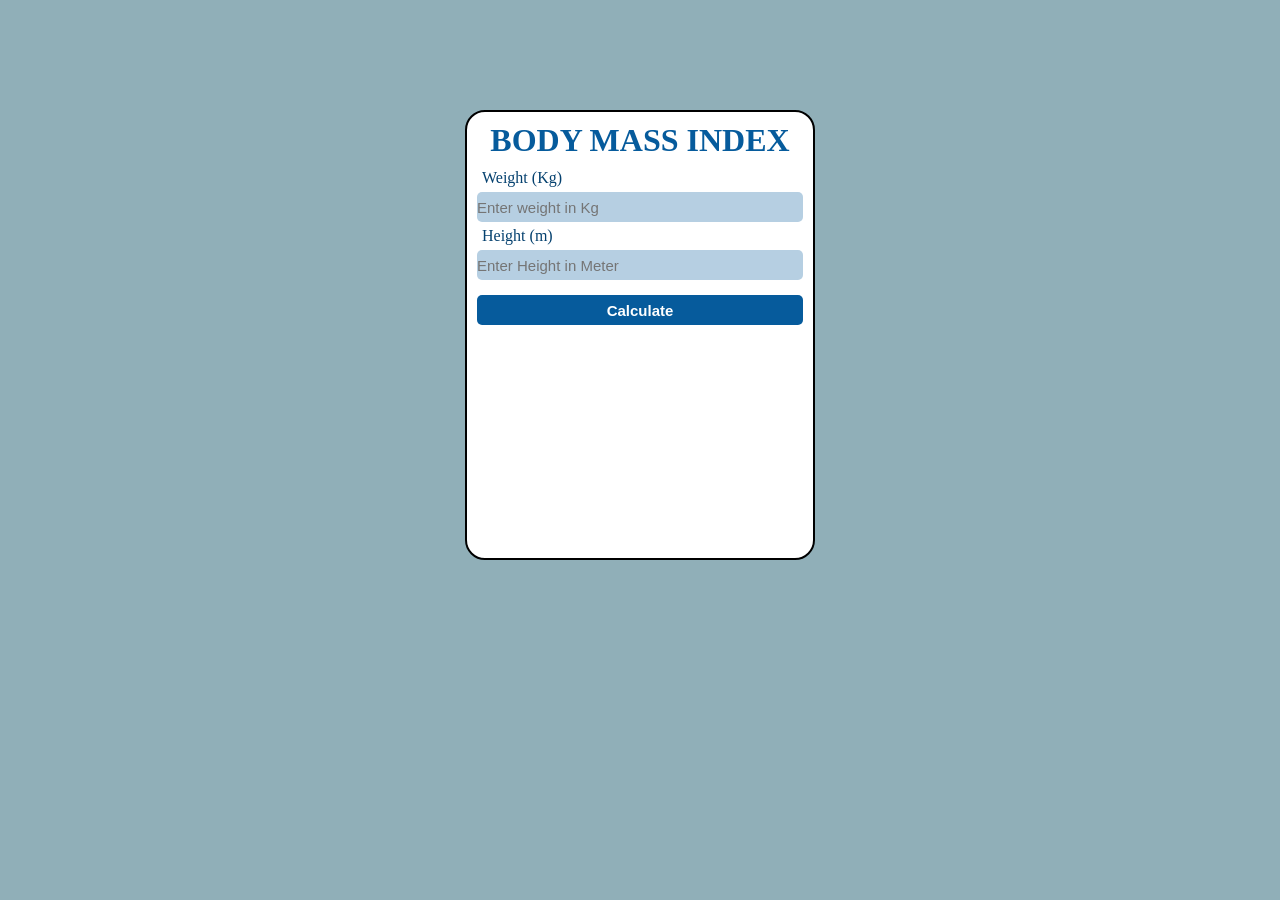
<file: bmi/index.html>
<!DOCTYPE html>
<html lang="en">
<head>
    <meta charset="UTF-8">
    <meta name="viewport" content="width=device-width, initial-scale=1.0">
    <title>BMI Calculator</title>
    <link rel="stylesheet" href="style.css">
</head>
<body>
    <div class="container">
        <h1>BODY MASS INDEX</h1>

        <label for="weight" >Weight (Kg)</label>
        <input type="number" id="weight" placeholder="Enter weight in Kg">
        
        <label for="height" >Height (m)</label>
        <input type="number" id="height" placeholder="Enter Height in Meter">
        
        <button id="calculate" onclick="bmi()">Calculate</button>
        <div id="res">
            
        </div>
    </div>
</body>
<script src="script.js"></script>
</html>
</file>
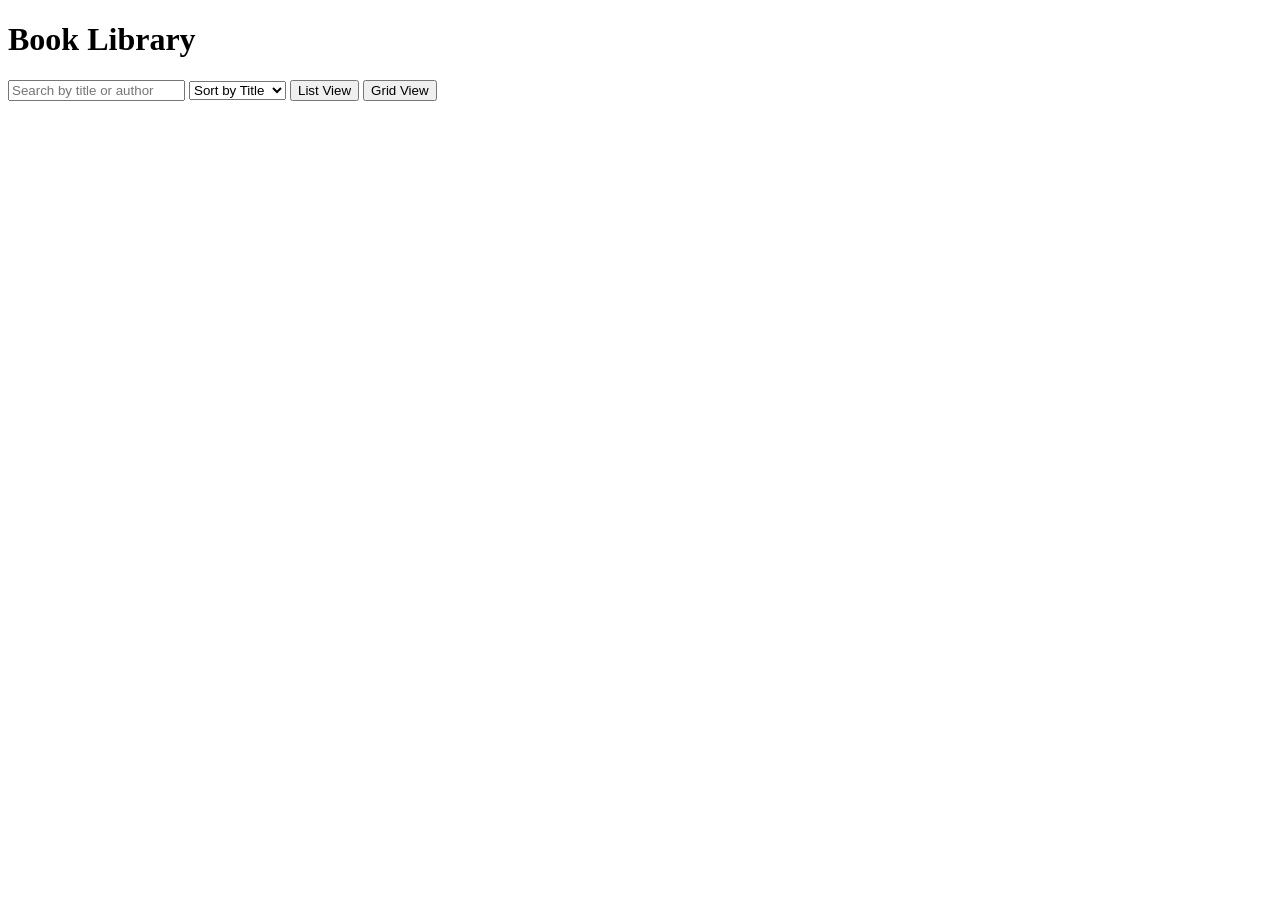
<file: Book_library/index.html>
<!DOCTYPE html>
<html lang="en">
<head>
    <meta charset="UTF-8">
    <meta name="viewport" content="width=device-width, initial-scale=1.0">
    <title>Book Library</title>
    <link rel="stylesheet" href="style2.css">
</head>
<body>
    <header>
        <h1>Book Library</h1>
        <input type="text" id="searchBar" placeholder="Search by title or author">
        <select id="sortOptions">
            <option value="title">Sort by Title</option>
            <option value="publishedDate">Sort by Date</option>
        </select>
        <button id="listViewBtn">List View </button>
        <button id="gridViewBtn">Grid View </button>
    </header>
    <main>


        <div id="bookContainer"></div>

        <!-- <div id="bookContainer" style="display: flex;">
            <div id="card" style="background-color: blue; width: 300px;display: flex; flex-direction: column; justify-content: center; align-items: center;">
                <h1 > book name</h1>
                <img src="" style="height: 50px; color: rgb(49, 98, 141); width: 50px;" alt="">
                <h2>Author_name:</h2>
                <h2>Title_of_book:</h2>
            </div>
            <div id="card" style="background-color: blue; width: 300px;display: flex; flex-direction: column; justify-content: center; align-items: center;">
                <h1 > book name</h1>
                <img src="" style="height: 50px; color: rgb(49, 98, 141); width: 50px;" alt="">
                <h2>Author_name:</h2>
                <h2>Title_of_book:</h2>
            </div>
            <div id="card" style="background-color: blue; width: 300px;display: flex; flex-direction: column; justify-content: center; align-items: center;">
                <h1 > book name</h1>
                <img src="" style="height: 50px; color: rgb(49, 98, 141); width: 50px;" alt="">
                <h2>Author_name:</h2>
                <h2>Title_of_book:</h2>
            </div>
        </div> -->
    </main>
    <script src="script2.js"></script>     
</body>
</html>
</file>
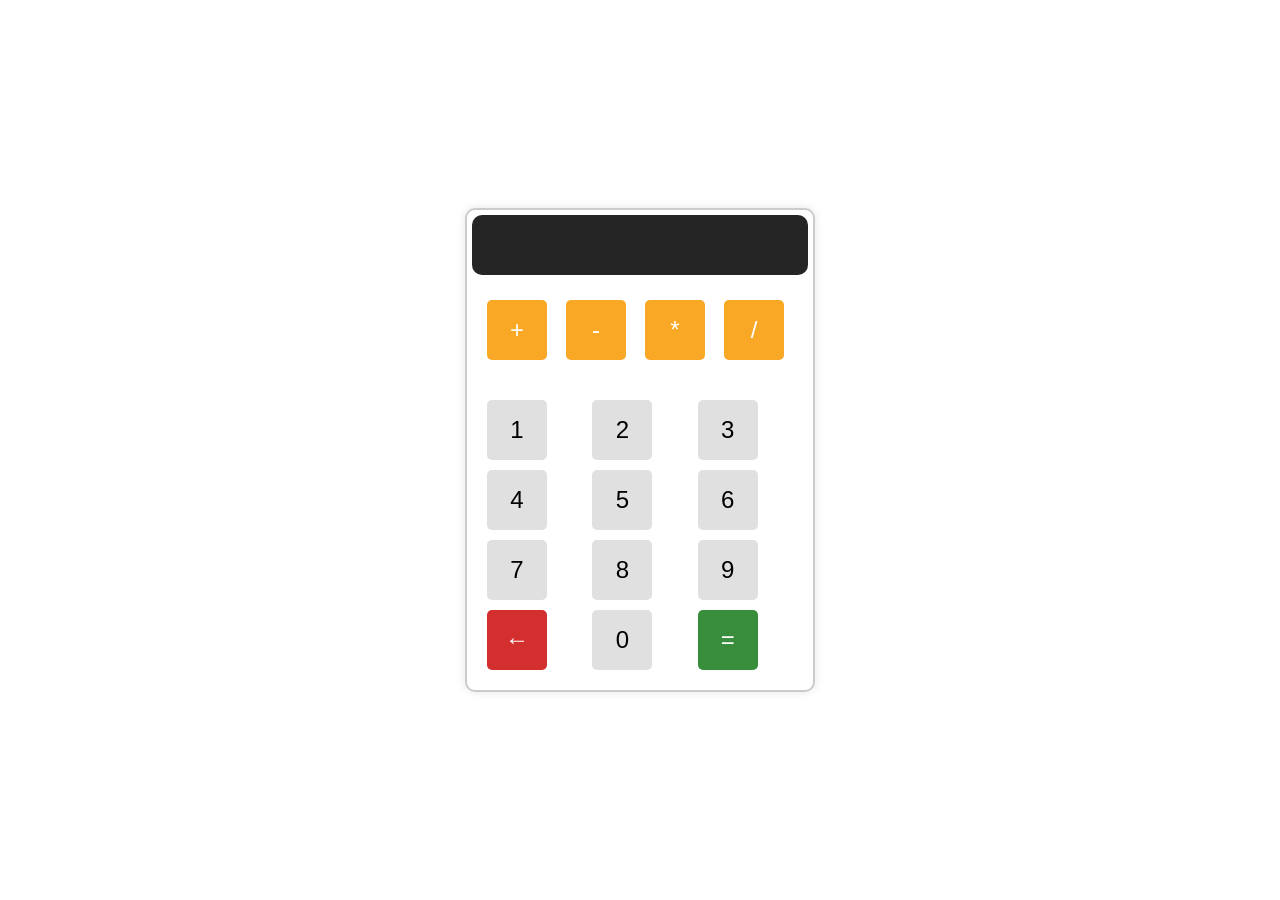
<file: calculator/index.html>
<!DOCTYPE html>
<html lang="en">
<head>
    <meta charset="UTF-8">
    <meta name="viewport" content="width=device-width, initial-scale=1.0">
    <title>Simple Calculator</title>
    <link rel="stylesheet" href="style.css">
</head>
<body>
    <div class="container">
        <div id="screen">
            
        </div>
        <div id="operation">
                <div id="add"><button id="add-btn">+</button></div>
                <div id="sub"><button id="sub-btn">-</button></div>
                <div id="mul"><button id="mul-btn">*</button></div>
                <div id="div"><button id="div-btn">/</button></div>
        </div>
        <div id="numbers">
                    <div>
                        <div id="1"><button>1</button></div>
                    </div>
                    <div>
                        <div id="2"><button>2</button></div>
                    </div>
                    <div>
                        <div id="3"><button>3</button></div>
                    </div>
                    <div>
                        <div id="4"><button>4</button></div>
                    </div>
                    <div>
                        <div id="5"><button>5</button></div>
                    </div>
                    <div>
                        <div id="6"><button>6</button></div>
                    </div>
                    <div>
                        <div id="7"><button>7</button></div>
                    </div>
                    <div>
                        <div id="8"><button>8</button></div>
                    </div>
                    <div>
                        <div id="9"><button>9</button></div>
                    </div>
                    
                    <div>
                        <div id="clear"><button id="clear-btn">&#8592;</button></div>
                    </div>
                    <div>
                        <div id="0"><button>0</button></div>
                    </div>
                    <div>
                        <div id="equals"><button id="equals-btn">=</button></div>
                    </div>
                    
                    
        </div>
        
        
    </div>
    <script src="script.js"></script>
</body>
</html>
</file>
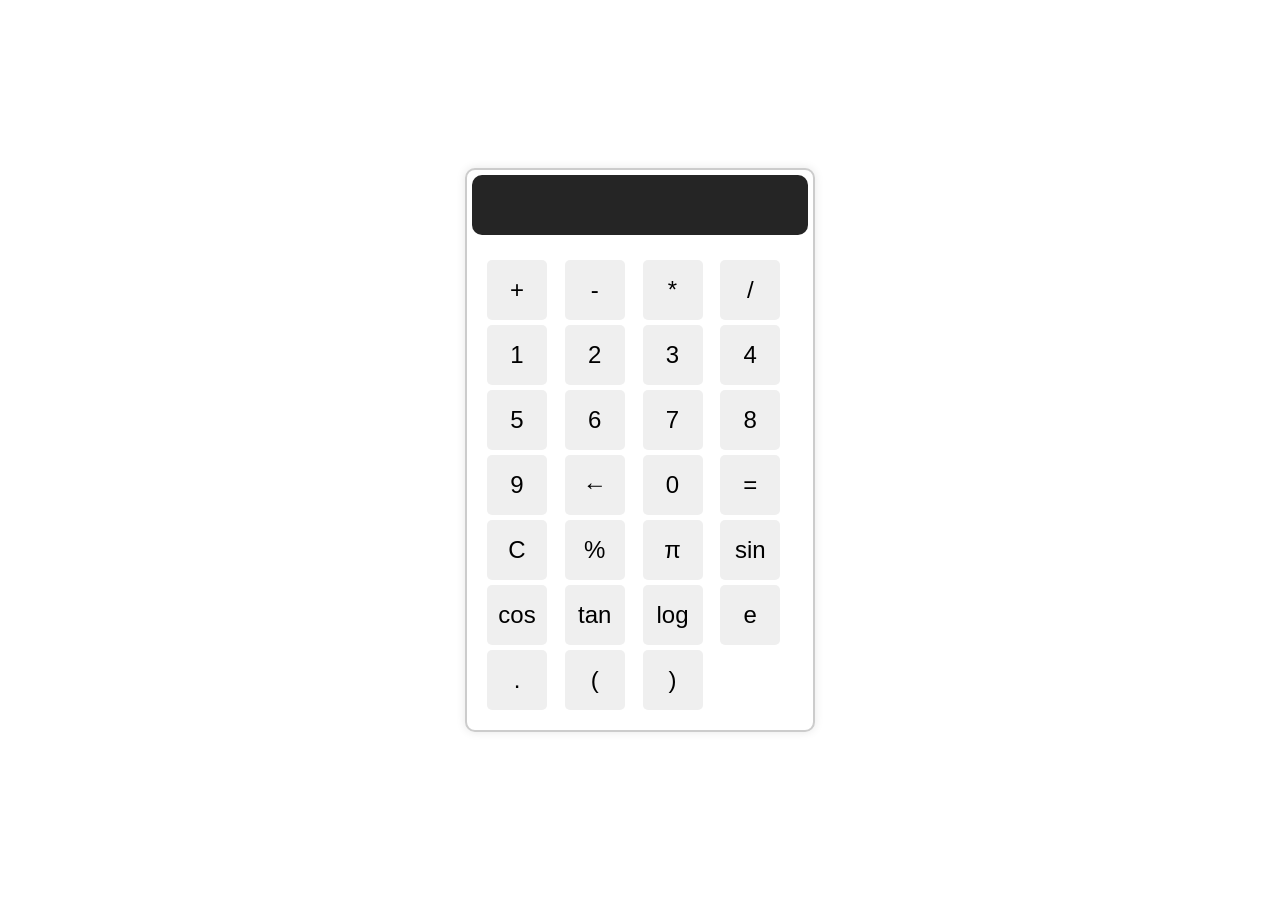
<file: calculator2/index.html>
<!DOCTYPE html>
<html lang="en">

<head>
    <meta charset="UTF-8">
    <meta name="viewport" content="width=device-width, initial-scale=1.0">
    <title>try Simple Calculator</title>
    <link rel="stylesheet" href="try.css">
</head>

<body>
    <div class="container">
        <div id="screen"></div>
        <div id="buttons">
            <!-- <div class="operation"> -->
                <button data-value="+">+</button>
                <button data-value="-">-</button>
                <button data-value="*">*</button>
                <button data-value="/">/</button>
            <!-- </div> -->
            <!-- <div class="numbers"> -->
                <button data-value="1">1</button>
                <button data-value="2">2</button>
                <button data-value="3">3</button>
                <button data-value="4">4</button>
                <button data-value="5">5</button>
                <button data-value="6">6</button>
                <button data-value="7">7</button>
                <button data-value="8">8</button>
                <button data-value="9">9</button>
                <button data-value="←">←</button>
                <!-- <button>&#8592;</button> -->
                <button data-value="0">0</button>
                <button data-value="=">=</button>
                <button data-value="C">C</button>
                <button data-value="%">%</button>
                <!-- <button data-value="Math.PI">π</button> -->
                <button data-value="π">π</button>
                <button data-value="sin">sin</button>
                <button data-value="cos">cos</button>
                <button data-value="tan">tan</button>
                <button data-value="log">log</button>
                <button data-value="e">e</button>
                <button data-value=".">.</button>
                <button data-value="(">(</button>
                <button data-value=")">)</button>
                <!-- <button data-value="Math.E">e</button> -->

            <!-- </div> -->
                
        </div>

    </div>

    <script src="index.js"></script>

</body>

</html>
</file>
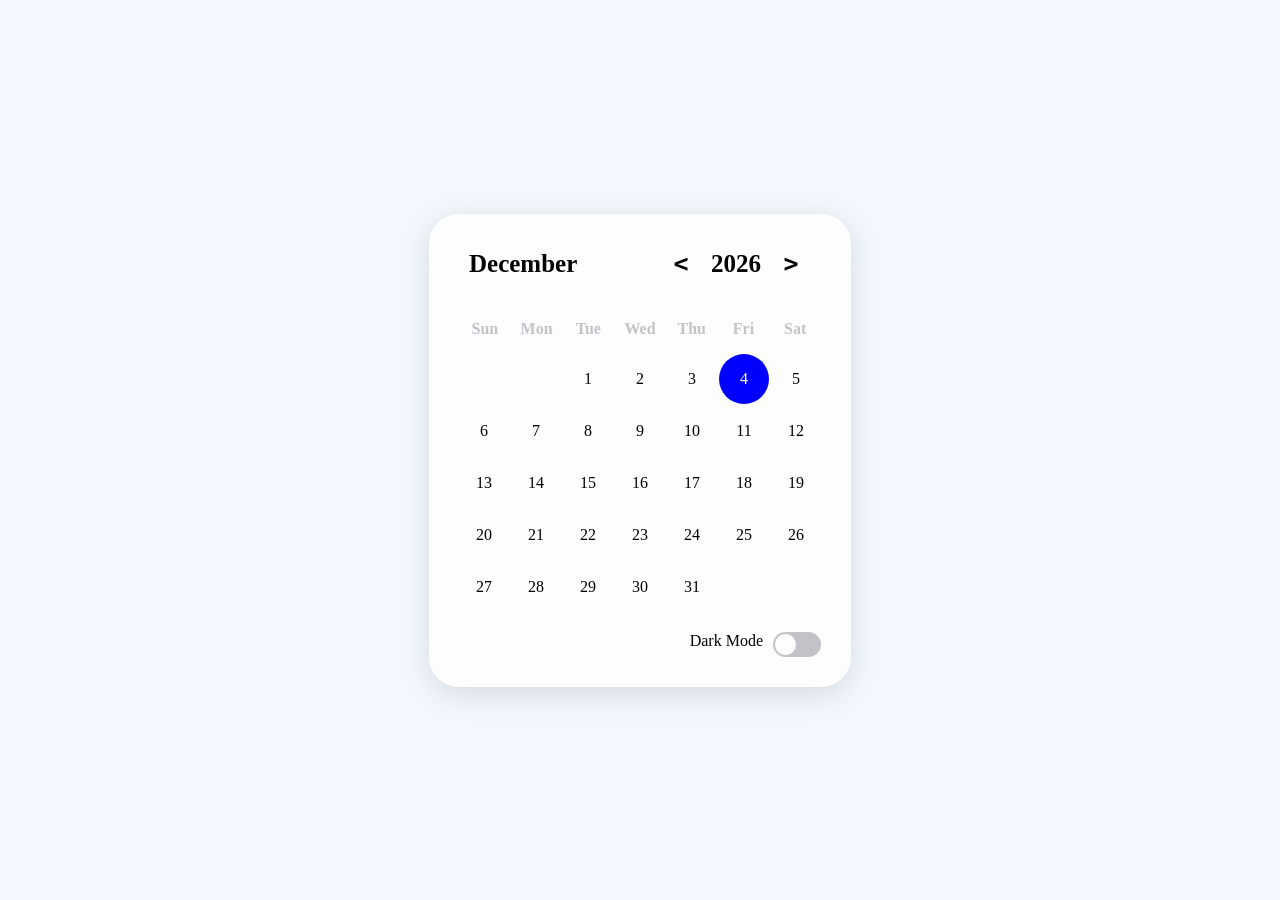
<file: Calendar/index.html>
<!DOCTYPE html>
<html lang="en">
<head>
    <meta charset="UTF-8">
    <meta name="viewport" content="width=device-width, initial-scale=1.0">
    <title>
        Calendar
    </title>
    <link rel="stylesheet" href="style.css">
</head>
<body class="light">

    <div class="calendar">
        <div class="calendar-header">
            <span class="month-picker" id="month-picker">February</span>
            <div class="year-picker">
                <span class="year-change" id="prev-year">
                    <pre><</pre>
                </span>
                <span id="year">2025</span>
                <span class="year-change" id="next-year">
                    <pre>></pre>
                </span>
            </div>
        </div>

        <div class="calendar-body">
            <div class="calendar-week-day">
                <div>Sun</div>
                <div>Mon</div>
                <div>Tue</div>
                <div>Wed</div>
                <div>Thu</div>
                <div>Fri</div>
                <div>Sat</div>
            </div>
            <div class="calendar-days">

            </div>
        </div>

        <div class="calendar-footer">
            <div class="toggle">
                <span>Dark Mode</span>
                <div class="dark-mode-switch">
                    <div class="dark-mode-switch-ident"></div>
                </div>
            </div>
        </div>

        <div class="month-list">
        </div>

    </div>
    
    <script src="script2.js"></script>
</body>
</html>
</file>
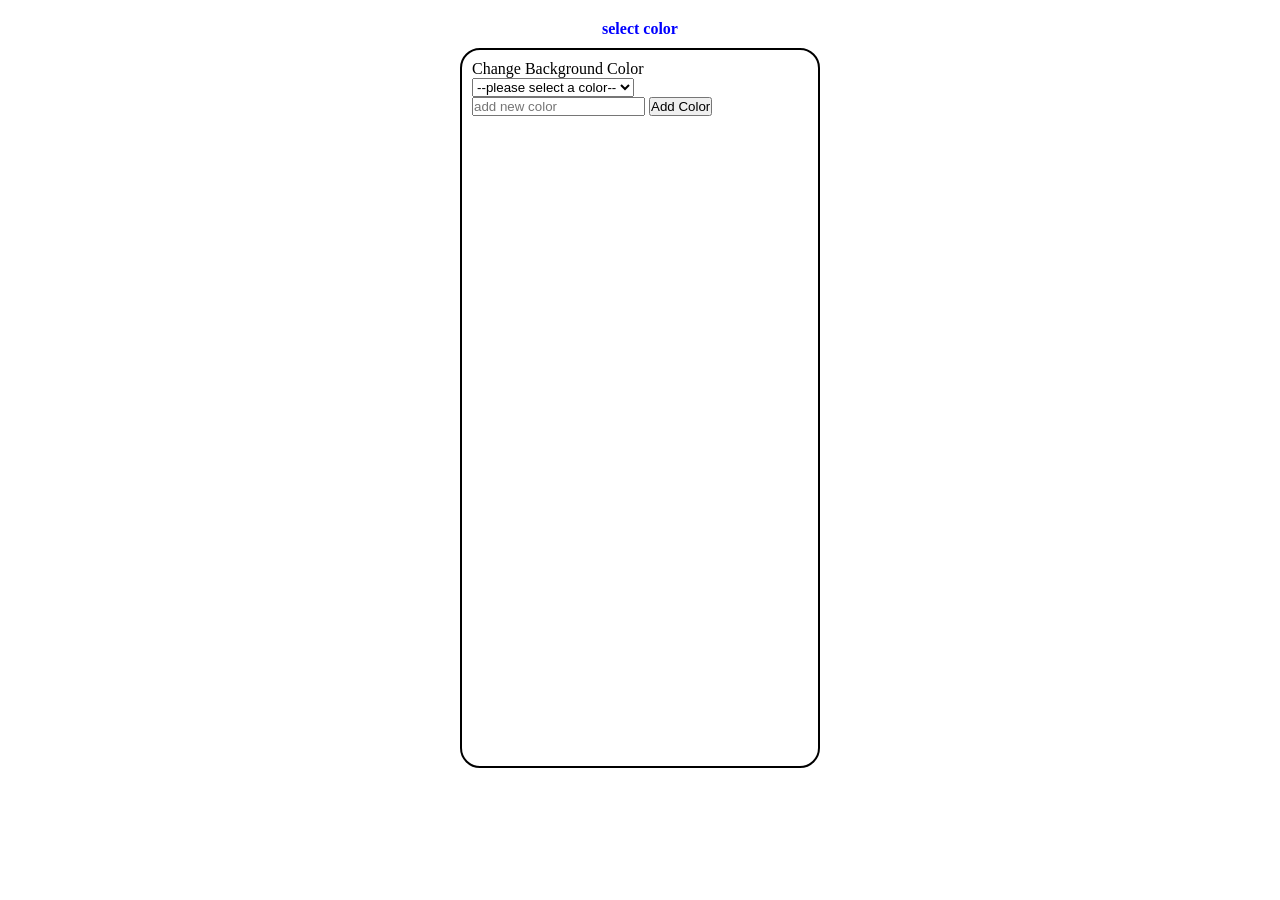
<file: dropdowncolor/index.html>
<!DOCTYPE html>
<html lang="en">

<head>
    <meta charset="UTF-8">
    <meta name="viewport" content="width=device-width, initial-scale=1.0">
    <title>background-color-dropdown</title>
    <link rel="stylesheet" href="style.css">

</head>

<body>
    <div id="page">
        <p style="font-weight: bold;  color: blue;">select color</p>
        <div id="container">
            <label for="drop-down">Change Background Color</label>
            <select name="color" id="color-select" onchange="changebackground()">
                <option value="">--please select a color--</option>
                <option value="red">Red</option>
                <option value="blue">Blue</option>
                <option value="black">Black</option>
                <option value="green">Green</option>
                <option value="yellow">Yellow</option>
            </select>

            <input type="text" id="newcolor" placeholder="add new color">
            <button onclick="addcolor()">Add Color</button>
        </div>
    </div>
    <!-- <script>
        // List of colors
        const colors = ["Red", "Blue", "Black", "Green", "Yellow", "Purple", "Orange"];

        // Select the dropdown
        const colorSelect = document.getElementById("color-select");

        // Add options dynamically
        colors.forEach(color => {
            let option = document.createElement("option");
            option.value = color.toLowerCase(); // Set value in lowercase
            option.textContent = color; // Set visible text
            colorSelect.appendChild(option);
        });

        // Change background color on selection
        colorSelect.onchange = function () {
            document.body.style.backgroundColor = this.value;
        };
    </script> -->
    <script src="script.js"></script>
</body>

</html>
</file>
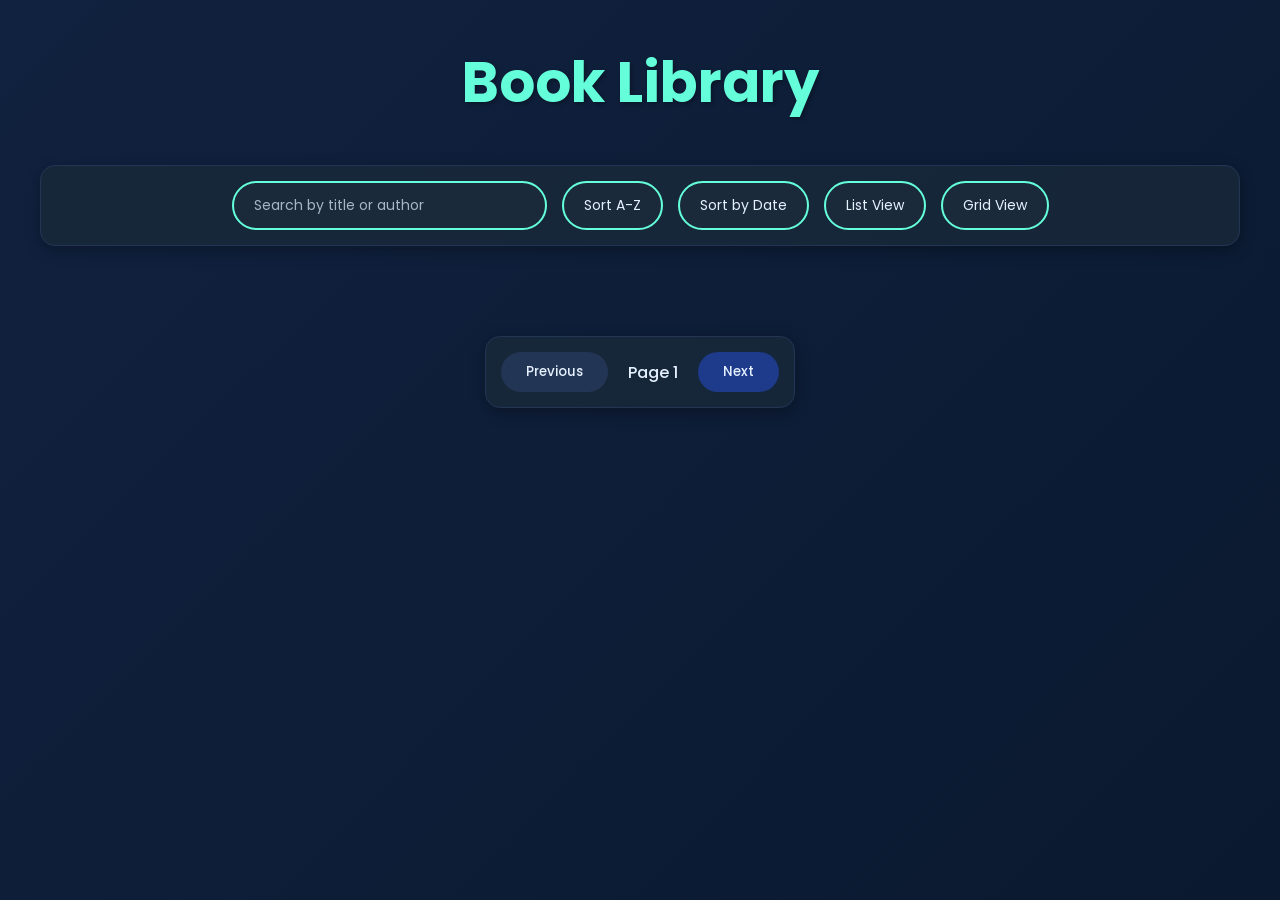
<file: Book_library/index2.html>
<!DOCTYPE html>
<html lang="en">
<head>
    <meta charset="UTF-8">
    <meta name="viewport" content="width=device-width, initial-scale=1.0">
    <title>Book_Library</title>
    <link rel="stylesheet" href="style5.css">
</head>
<body>
    <h1 class="heading">Book Library</h1>
    <header class="controls">
        
        <input type="text" id="searchBar" placeholder="Search by title or author">
        <!-- <label for="text" id="search">Search</label> -->
        <!-- <select id="sortOptions">
            <option value="title" id="sortTitle">Sort A-Z</option>
            <option value="publishedDate" id="sortDate">Sort by Date</option>
        </select> -->
        <button id="sortAlpha">Sort A-Z</button>
        <button id="sortDate">Sort by Date</button>
        <button id="listViewBtn">List View </button>
        <button id="gridViewBtn">Grid View </button>
        <!-- <button id="toggleView">Switch to Grid View</button> -->
    </header>

    <div id="bookContainer" class="list-view">
    </div>

    <div class="pagination">
        <button id="prevPage" disabled>Previous</button>
        <span id="pageInfo">Page 1</span>
        <button id="nextPage">Next</button>
    </div>
    
    <script src="script5.js"></script>     
</body>
</html>
</file>
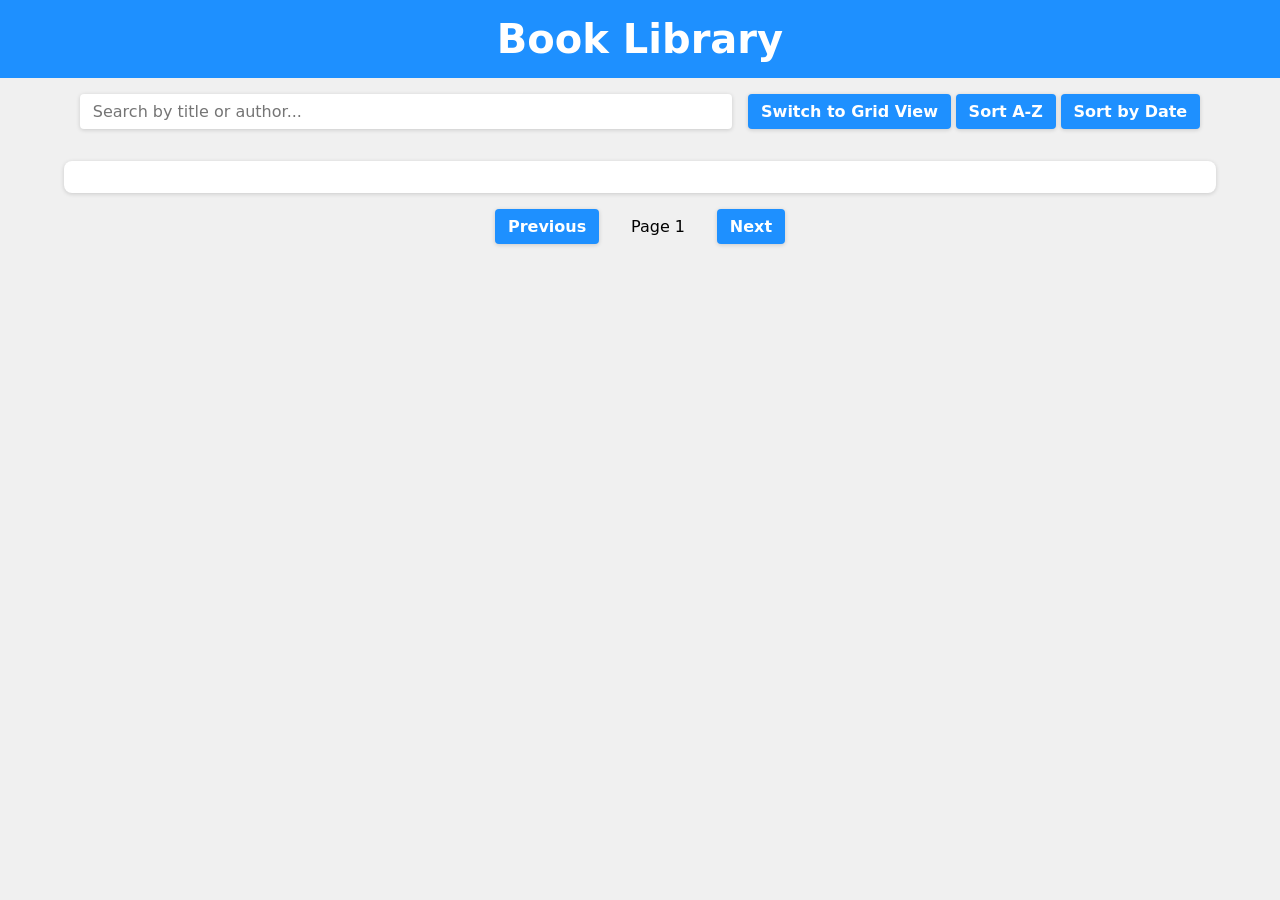
<file: Book_library/index3.html>
<!DOCTYPE html>
<html lang="en">
<head>
    <meta charset="UTF-8">
    <meta name="viewport" content="width=device-width, initial-scale=1.0">
    <title>Book Library</title>
    <link rel="stylesheet" href="style6.css">
</head>
<body>

    <h1 class="heading">Book Library</h1>

    <div class="controls">
        <input type="text" id="searchBar" placeholder="Search by title or author...">

        <div class="btns">
            <button id="toggleView">Switch to Grid View</button>
            <button id="sortAlpha">Sort A-Z</button>
            <button id="sortDate">Sort by Date</button>
        </div>
        
    </div>

    <div id="bookContainer" class="list-view"></div>

    <div class="pagination">
        <button id="prevPage" disabled>Previous</button>
        <span id="pageInfo">Page 1</span>
        <button id="nextPage">Next</button>
    </div>

    <script src="script6.js"></script>

</body>
</html>
</file>
<file: bmi/style.css>
*{
    margin: 0;
    padding: 0;
    box-sizing: border-box;
}
body {
    background-color: rgba(15, 81, 102, 0.459);
    display: flex;
    align-items: center;
    justify-content: center;
    margin: 100px;
}
.container{
    margin: 10px;
    padding: 10px;
    border: 2px solid black;
    height: 450px;
    width: 350px;
    border-radius: 20px;
    background-color: #fff;
    display: flex;
    flex-direction: column;

}
h1{
    text-align: center;
    color: #065b9c;
    margin-bottom: 10px;

}
input{
    background-color: #065b9c4a;
    border-radius: 5px;
    border: none;
    height: 30px;
    font-size: 15px;
    color: #05416f;
    margin: 5px 0;
}
label{
    margin: 0 5px;
    color: #05416f;

}
#calculate{
    background-color: #065b9c;
    border: none;
    border-radius: 5px;
    height: 30px;
    margin-top: 10px;
    color: #fff;
    font-size: 15px;
    font-weight: bold;
}
#calculate:hover{
    background-color: #02355d;
    cursor: pointer;
}
#res{
    /* background-color: ; */
    margin-top: 15px;
    color: #05416f;

}
#res p{
    font-size: 15px;
    color: #065b9c;
    margin-top: 10px;
    margin-left: 20px;
}
</file>
<file: Book_library/style2.css>
.bookGrid {
    display: grid;
    grid-template-columns: repeat(auto-fit, minmax(200px, 1fr));
    gap: 15px;
    padding: 20px;
}

.book-item {
    background-color: #f8f3f4;
    padding: 15px;
    border-radius: 8px;
    text-align: center;
    font-weight: bold;
    color: #333;
    box-shadow: 2px 2px 5px rgba(0, 0, 0, 0.1);
}

.bookList ul {
    list-style: none;
    padding: 0;
}

.bookList li {
    background-color: #f8f3f4;
    padding: 10px;
    margin: 5px 0;
    border-radius: 5px;
}
</file>
<file: calculator/style.css>
* {
    margin: 0;
    padding: 0;
    box-sizing: border-box;
}
body, html {
    height: 100%;
    display: flex;
    justify-content: center;
    align-items: center;
    background-color: #fff;
}

.container {
    display: grid;
    grid-template-rows: auto 1fr;
    width: 350px;
    border: 2px solid #ccc;
    border-radius: 10px;
    box-shadow: 0 0 10px rgba(0, 0, 0, 0.1);
    background-color: #fff;
}
#screen {
    margin: 5px;
    grid-row: 1;
    background-color: #252525;
    color: #fff;
    text-align: right;
    padding: 30px;
    font-size: 2rem;
    border-radius: 10px;
}
#operation {
    display: grid;
    grid-template-columns: repeat(4, 1fr);
    gap: 10px;
    padding: 20px;
    /* width: 80px; */
}
#numbers {
    display: grid;
    grid-template-columns: repeat(3, 1fr);
    gap: 10px;
    padding: 20px;
}

button {
    height: 60px;
    width: 60px;
    font-size: 1.5rem;
    border: none;
    border-radius: 5px;
    cursor: pointer;
    transition: background-color 0.3s;
}

#numbers button {
    background-color: #e0e0e0;
}

#numbers button:hover {
    background-color: #d5d5d5;
}

#operation button {
    background-color: #f9a825;
    color: #fff;
}

#operation button:hover {
    background-color: #f57f17;
}

#clear button {
    background-color: #d32f2f;
    color: #fff;
    
}

#clear button:hover {
    background-color: #e06e6e;
}


#equals button {
    background-color: #388e3c;
    color: #fff;
}

#equals button:hover {
    background-color: #2e7d32;
}
/* #4{
    grid
} */
</file>
<file: calculator2/try.css>
* {
    margin: 0;
    padding: 0;
    box-sizing: border-box;
}
body, html {
    height: 100%;
    display: flex;
    justify-content: center;
    align-items: center;
    background-color: #fff;
}

.container {
    /* height: 70%; */
    /* margin-top: 20px; */
    display: grid;
    grid-template-rows: auto 1fr;
    width: 350px;
    border: 2px solid #ccc;
    border-radius: 10px;
    box-shadow: 0 0 10px rgba(0, 0, 0, 0.1);
    background-color: #fff;
}
#screen {
    margin: 5px;
    grid-row: 1;
    background-color: #252525;
    color: #fff;
    text-align: right;
    padding: 30px;
    font-size: 2rem;
    border-radius: 10px;
}
#buttons {
    display: grid;
    grid-template-columns: repeat(4, 1fr);
    gap: 5px;
    padding: 20px;
    /* width: 80px; */
}
/* .numbers {
    display: grid;
    grid-template-columns: repeat(3, 1fr);
    gap: 10px;
    padding: 20px;
} */

button {
    height: 60px;
    width: 60px;
    font-size: 1.5rem;
    border: none;
    border-radius: 5px;
    cursor: pointer;
    transition: background-color 0.3s;
}

.numbers button {
    background-color: #e0e0e0;
}

.numbers button:hover {
    background-color: #d5d5d5;
}

.operation button {
    background-color: #f9a825;
    color: #fff;
}

.operation button:hover {
    background-color: #f57f17;
}

/* #clear button {
    background-color: #d32f2f;
    color: #fff;
    
}

#clear button:hover {
    background-color: #e06e6e;
}


#equals button {
    background-color: #388e3c;
    color: #fff;
}

#equals button:hover {
    background-color: #2e7d32;
} */
</file>
<file: Calendar/style.css>
:root {
    --dark-body: #4d4c5a;
    --dark-main: #141529;
    --dark-second: #79788c;
    --dark-hover: #323048;
    --dark-text: #f8fbff;

    --light-body: #f3f8fe;
    --light-main: #fdfdfd;
    --light-second: #c3c2c8;
    --light-hover: #edf0f5;
    --light-text: #151426;

    --blue: #0000ff;
    --white: #fff;

    --shadow: rgba(100, 100, 111, 0.2) 0px 7px 29px 0px;

    --font-family: cursive;
    
}



.dark{
    --bg-body: var(--dark-body);
    --bg-main: var(--dark-main);
    --bg-second: var(--dark-second);
    --color-hover: var(--dark-hover);
    --color-txt: var(--dark-text);
}

.light{
    --bg-body: var(--light-body);
    --bg-main: var(--light-main);
    --bg-second: var(--light-second);
    --color-hover: var(--light-hover);
    --color-txt: var(--lioght-text);
}

*{
    padding: 0px;
    margin: 0px;
    box-sizing: border-box;
}

html,
body{
    height: 100vh;
    display: grid;
    place-items: center;
    font-family: var(--font-family);
    background-color: var(--bg-body);
    /* background-color: black; */
}

.calendar{
    height: max-content;
    width: max-content;
    background-color: var(--bg-main);
    border-radius: 30px;
    padding: 20px;
    position: relative;
    overflow: hidden;
    /* transform: scale(1.25); */

}

.calendar{
    box-shadow: var(--shadow);
}

.calendar-header{
    display: flex;
    justify-content: space-between;
    align-items: center;
    font-size: 25px;
    font-weight: 600;
    color: var(--color-txt);
    padding: 10px;
}
.calendar-body {
    padding: 10px;
}

.calendar-week-day{
    height: 50px;
    display: grid;
    grid-template-columns: repeat(7, 1fr);
    font-weight: 600;
}

.calendar-week-day div{
    display: grid;
    place-items: center;
    color: var(--bg-second);
}

.calendar-days{
    display: grid;  
    grid-template-columns: repeat(7, 1fr);
    gap: 2px;
    color: var(--color-txt);
    /* place-items: center;
    align-items: center; */

}

.calendar-days div{
    width: 50px;
    height: 50px;
    display: flex;
    align-items: center;
    justify-content: center;
    padding: 5px;
    position: relative;
    cursor: pointer;
    /* animation: to-top 1s forwards; */
    /* border-radius: 50%; */
}

.calendar-days div span{
    position: absolute;
}
/*.calendar-days div:hover span{
    transition: width 0.2s ease-in-out , height 0.2s ease-in-out;
} */

/* -- transition effect on days can be added here */

.calendar-days div.curr-date,
.calendar-days div.curr-date:hover{
    background-color: var(--blue);
    color: var(--white);
    border-radius: 50%;
}

.calendar-days div.curr-date span{
    display: none;
}

.month-picker{
    padding: 5px 10px;
    border-radius: 10px;
    cursor: pointer;
}
.month-picker:hover{
    background-color: var(--color-hover);
}

.year-picker{
    display: flex;
    align-items: center;
}

.year-change{
    height:40px;
    width: 40px;
    border-radius: 50%;
    display: grid;
    place-items: center;
    margin: 0 10px;
    cursor: pointer;
}
.year-change:hover{
    background-color: var(--color-hover);
}

.calendar-footer{
    padding: 10px;
    display: flex;
    justify-content: flex-end;
    align-items: center;
}

.toggle{
    display: flex;  
}

.toggle span{
    margin-right: 10px;
    color: var(--color-txt);
}

.dark-mode-switch{
    position:relative;
    width: 48px;
    height: 25px;
    border-radius: 14px;
    background-color:var(--bg-second);
    cursor: pointer;
}

.dark-mode-switch-ident{
    width: 21px;
    height: 21px;
    border-radius: 50px;
    background-color: var(--bg-main);
    position: absolute;
    top: 2px;
    left: 2px;
    transition: left 0.2s ease-in-out;
}

.dark .dark-mode-switch .dark-mode-switch-ident {
    top: 2px;
    left: calc(2px + 50%);
}

.month-list{
    position: absolute;
    width: 100%;
    height: 100%;
    top: 0px;
    left: 0px;
    background-color: var(--bg-main);
    padding: 20px;
    grid-template-columns: repeat(3, auto);
    gap: 5px;
    display: grid;
    transform: scale(1.5);
    visibility: hidden;
    pointer-events: none;
}

.month-list.show {
    transform: scale(1);
    visibility: visible;
    pointer-events: visible;
    transition: all 0.2s ease-in-out;
}

.month-list > div {
    display: grid;
    place-items: center;
}

.month-list > div > div {
    width: 100%;
    padding: 5px 20px;
    border-radius: 10px;
    text-align: center;
    cursor: pointer;
    color: var(--color-txt);
}

.month-list > div > div:hover {
    background-color: var(--color-hover);
}

@keyframes to-top {
    0% {
        transform: translateY(100%);
        opacity: 0;
    }
    100% {
        transform: translateY(0);
        opacity: 1;
    }
}
</file>
<file: dropdowncolor/style.css>
* {
    margin: 0;
    padding: 0;
    box-sizing: border-box;
    /* background-color: black; */
}

#page{
    display: flex;
    flex-direction: column;
    /* align-content: space-between; */
    /* background-color: skyblue; */
    align-items: center;
    /* margin-top: 20px; */
    padding-top: 20px;
    gap: 10px;
}
#container{
    height: 80vh;
    width: auto;
    border: 2px solid black;
    width: 40VH;
    border-radius: 20px;
    padding: 10px;
}
</file>
<file: Book_library/style5.css>
@import url('https://fonts.googleapis.com/css2?family=Poppins:wght@300;400;500;600;700&display=swap');

:root {
    --primary-color: #0a192f;
    --secondary-color: #ff6b6b;
    --accent-color: #64ffda;
    --background-color: #112240;
    --text-color: #e6f1ff;
    --card-bg: #1a2a3a;
    --border-color: #233554;
    --hover-color: #233554;
    --button-bg: #1e3a8a;
    --button-hover: #2563eb;
    --shadow-color: rgba(0, 0, 0, 0.3);
}

* {
    padding: 0;
    margin: 0;
    box-sizing: border-box;
    font-family: 'Poppins', sans-serif;
}

body {
    min-height: 100vh;
    background: linear-gradient(135deg, var(--background-color), #0a192f);
    display: flex;
    flex-direction: column;
    align-items: center;
    padding: 20px;
    position: relative;
    overflow-x: hidden;
    color: var(--text-color);
}

body::before {
    content: '';
    position: fixed;
    top: 0;
    left: 0;
    width: 100%;
    height: 100%;
    background: url('https://images.unsplash.com/photo-1507842217343-583bb7270b66?ixlib=rb-1.2.1&auto=format&fit=crop&w=1950&q=80') no-repeat center center;
    background-size: cover;
    opacity: 0.05;
    z-index: -1;
}

.heading {
    color: var(--accent-color);
    font-size: clamp(2rem, 5vw, 3.5rem);
    font-weight: 700;
    margin: 20px 0;
    text-align: center;
    text-shadow: 2px 2px 4px var(--shadow-color);
    animation: fadeInDown 1s ease-out;
}

.controls {
    display: flex;
    flex-wrap: wrap;
    justify-content: center;
    gap: 15px;
    width: 100%;
    max-width: 1200px;
    margin: 20px 0;
    padding: 15px;
    background: rgba(26, 42, 58, 0.8);
    border-radius: 15px;
    box-shadow: 0 4px 15px var(--shadow-color);
    animation: fadeInUp 1s ease-out;
    border: 1px solid var(--border-color);
}

#searchBar, #sortAlpha, #sortDate, #listViewBtn, #gridViewBtn {
    padding: 12px 20px;
    font-size: 14px;
    border-radius: 25px;
    border: 2px solid var(--accent-color);
    background: var(--card-bg);
    transition: all 0.3s ease;
    outline: none;
    color: var(--text-color);
}

#searchBar::placeholder {
    color: rgba(230, 241, 255, 0.7);
}

button {
    cursor: pointer;
    background: var(--button-bg);
    color: var(--text-color);
    border: none;
    transition: all 0.3s ease;
}

button:hover {
    transform: translateY(-2px);
    box-shadow: 0 4px 8px var(--shadow-color);
    background: var(--button-hover);
}

.book {
    display: flex;
    background: var(--card-bg);
    border-radius: 20px;
    padding: 20px;
    gap: 25px;
    box-shadow: 0 4px 15px var(--shadow-color);
    transition: all 0.3s ease;
    animation: fadeIn 0.5s ease-out;
    position: relative;
    min-height: 200px;
    border: 1px solid var(--border-color);
}

.book:hover {
    transform: translateY(-5px);
    box-shadow: 0 8px 25px var(--shadow-color);
    background-color: var(--hover-color);
    border-color: var(--accent-color);
}

.book img {
    border-radius: 10px;
    object-fit: cover;
    transition: transform 0.3s ease;
    width: 200px;
    height: 300px;
    background-color: var(--hover-color);
    border: 1px solid var(--border-color);
}

.book img:not([src]) {
    background-color: var(--hover-color);
    display: flex;
    align-items: center;
    justify-content: center;
    content: "No Image Available";
    color: var(--text-color);
    font-size: 0.8rem;
    text-align: center;
    padding: 20px;
}

.book div {
    display: flex;
    flex-direction: column;
    gap: 12px;
    color: var(--text-color);
    flex: 1;
}

.book h3 {
    color: var(--accent-color);
    font-size: 1.2rem;
    margin-bottom: 5px;
    font-weight: 600;
}

.book p {
    font-size: 0.9rem;
    color: var(--text-color);
}

.book p span {
    font-weight: 600;
    color: var(--secondary-color);
}

.book a {
    color: var(--accent-color);
    text-decoration: none;
    font-weight: 500;
    transition: all 0.3s ease;
    margin-top: auto;
    padding: 8px 16px;
    background-color: rgba(100, 255, 218, 0.1);
    border-radius: 20px;
    text-align: center;
    border: 1px solid var(--accent-color);
}

.book a:hover {
    color: var(--text-color);
    background-color: var(--accent-color);
    text-decoration: none;
}

.pagination {
    display: flex;
    justify-content: center;
    align-items: center;
    gap: 20px;
    margin: 30px 0;
    padding: 15px;
    background: rgba(26, 42, 58, 0.8);
    border-radius: 15px;
    box-shadow: 0 4px 15px var(--shadow-color);
    border: 1px solid var(--border-color);
}

#prevPage, #nextPage {
    padding: 10px 25px;
    background: var(--button-bg);
    color: var(--text-color);
    border: none;
    border-radius: 25px;
    font-weight: 500;
    transition: all 0.3s ease;
}

#prevPage:disabled, #nextPage:disabled {
    background: var(--border-color);
    cursor: not-allowed;
    transform: none;
}

#pageInfo {
    font-size: 1rem;
    color: var(--text-color);
    font-weight: 500;
}

/* Animations */
@keyframes fadeIn {
    from { opacity: 0; transform: translateY(20px); }
    to { opacity: 1; transform: translateY(0); }
}

@keyframes fadeInDown {
    from { opacity: 0; transform: translateY(-30px); }
    to { opacity: 1; transform: translateY(0); }
}

@keyframes fadeInUp {
    from { opacity: 0; transform: translateY(30px); }
    to { opacity: 1; transform: translateY(0); }
}

/* Responsive Design */
@media (max-width: 768px) {
    .controls {
        flex-direction: column;
        align-items: center;
    }

    #searchBar {
        width: 100%;
        max-width: none;
    }

    .book {
        flex-direction: column;
        text-align: center;
        min-height: auto;
    }

    .book img {
        width: 100%;
        height: 250px;
        margin-bottom: 15px;
    }

    #bookContainer.grid-view {
        grid-template-columns: repeat(auto-fill, minmax(250px, 1fr));
    }

    #bookContainer.grid-view .book {
        min-height: 400px;
    }
}

@media (max-width: 480px) {
    .heading {
        font-size: 1.8rem;
    }

    .pagination {
        flex-direction: column;
    }

    #prevPage, #nextPage {
        width: 100%;
    }

    #bookContainer.grid-view {
        grid-template-columns: 1fr;
    }

    .book img {
        height: 200px;
    }

    #bookContainer.grid-view .book {
        min-height: 350px;
    }
}

#bookContainer {
    width: 100%;
    max-width: 1400px;
    display: flex;
    flex-direction: column;
    gap: 30px;
    padding: 20px;
    transition: all 0.3s ease;
}

#bookContainer.grid-view {
    display: grid;
    grid-template-columns: repeat(auto-fill, minmax(300px, 1fr));
    gap: 30px;
    padding: 20px;
}

#bookContainer.grid-view .book {
    flex-direction: column;
    align-items: center;
    text-align: center;
    min-height: 450px;
}

#bookContainer.grid-view .book img {
    width: 100%;
    height: 250px;
    margin-bottom: 15px;
}

#bookContainer.grid-view .book div {
    width: 100%;
    padding: 0 15px;
}

#bookContainer.grid-view .book h3 {
    font-size: 1.1rem;
    margin-bottom: 10px;
}

#bookContainer.grid-view .book p {
    font-size: 0.85rem;
}

#bookContainer.grid-view .book a {
    margin-top: 15px;
    width: 100%;
}

@media (max-width: 768px) {
    #bookContainer.grid-view {
        grid-template-columns: repeat(auto-fill, minmax(250px, 1fr));
    }

    #bookContainer.grid-view .book {
        min-height: 400px;
    }
}

@media (max-width: 480px) {
    #bookContainer.grid-view {
        grid-template-columns: 1fr;
    }

    #bookContainer.grid-view .book {
        min-height: 350px;
    }
}
</file>
<file: Book_library/style6.css>
/* Global Styles */
* {
    padding: 0;
    margin: 0;
    box-sizing: border-box;
    font-family: system-ui, -apple-system, BlinkMacSystemFont, 'Segoe UI', Roboto, Oxygen, Ubuntu, Cantarell, 'Open Sans', 'Helvetica Neue', sans-serif;
}

body {
    background-color: #f0f0f0;
}

/* Heading */
.heading {
    text-align: center;
    background-color: #1e90ff;
    color: white;
    font-size: 40px;
    padding: 1rem;
}

/* Controls (Search, View Toggle, Sorting) */
.controls {
    width: 90%;
    max-width: 1200px;
    display: flex;
    flex-wrap: wrap;
    justify-content: center;
    align-items: center;
    margin: auto;
    padding: 1rem;
    gap: 1rem;
}

input[type="text"] {
    flex: 1;
    min-width: 250px;
    padding: 0.5rem 0.8rem;
    border: none;
    border-radius: 0.25rem;
    font-size: 16px;
    box-shadow: rgba(0, 0, 0, 0.16) 0px 1px 4px;
}

button {
    background-color: #1e90ff;
    color: white;
    padding: 0.5rem 0.8rem;
    font-size: 16px;
    font-weight: 600;
    border: none;
    border-radius: 0.25rem;
    cursor: pointer;
    box-shadow: rgba(0, 0, 0, 0.16) 0px 1px 4px;
}

button:hover {
    background-color: #5e9aff;
}

/* Book Container */
#bookContainer {
    background-color: #fff;
    width: 90%;
    max-width: 1200px;
    margin: 1rem auto;
    padding: 1rem;
    border-radius: 0.5rem;
    box-shadow: rgba(0, 0, 0, 0.16) 0px 1px 4px;
}

/* Common Book Styles */
.book {
    padding: 1rem;
    border-radius: 0.5rem;
    box-shadow: rgba(0, 0, 0, 0.1) 0px 4px 6px -1px, rgba(0, 0, 0, 0.06) 0px 2px 4px -1px;
    transition: 0.3s;
}

.book:hover {
    box-shadow: rgba(14, 30, 37, 0.12) 0px 2px 4px 0px, rgba(14, 30, 37, 0.32) 0px 2px 16px 0px;
}

/* List View */
.list-view {
    display: flex;
    flex-direction: column;
    gap: 1rem;
}

.list-view .book {
    display: flex;
    flex-direction: row;
    align-items: center;
    gap: 1rem;
}

.list-view .book img {
    width: 120px;
    height: 180px;
    border-radius: 5px;
}

/* Grid View */
.grid-view {
    display: grid;
    grid-template-columns: repeat(auto-fit, minmax(250px, 1fr));
    gap: 1rem;
}

.grid-view .book {
    display: flex;
    flex-direction: column;
    align-items: center;
    text-align: center;
    padding: 1rem;
}

.grid-view .book img {
    width: 100%;
    height: 250px;
    object-fit: cover;
    object-position: top;
    border-radius: 5px;
}

/* Ellipsis for Overflowing Text */
.book div {
    width: 100%;
    display: flex;
    flex-direction: column;
    align-items: flex-start;
    gap: 0.5rem;
    overflow: hidden;
}

.grid-view .book div {
    align-items: center;
}

.book div h3,
.book div p {
    width: 100%;
    white-space: nowrap;
    overflow: hidden;
    text-overflow: ellipsis;
}

.book div h3 {
    font-size: 18px;
    font-weight: bold;
    max-width: 90%;
}

.book div p {
    font-size: 14px;
    max-width: 90%;
    color: #555;
}

.book div p span {
    font-weight: 500;
}

.book div a {
    font-size: 14px;
    text-decoration: none;
    background-color: #1e90ff;
    color: #fff;
    font-weight: 600;
    padding: 0.4rem 0.8rem;
    border-radius: 0.25rem;
    white-space: nowrap;
}

.book div a:hover {
    background-color: #5e9aff;
}

/* Pagination */
.pagination {
    display: flex;
    align-items: center;
    justify-content: center;
    gap: 2rem;
    margin: 1rem 0;
}

/* Responsive Design */

/* Tablets */
@media (max-width: 1024px) {
    .heading {
        font-size: 36px;
    }

    .controls {
        flex-direction: column;
        align-items: stretch;
        gap:1rem;
    }

    .list-view .book img {
        width: 100px;
        height: 150px;
    }

    .grid-view {
        grid-template-columns: repeat(auto-fit, minmax(230px, 1fr));
    }
}

/* Mobile Devices */
@media (max-width: 768px) {
    .heading {
        font-size: 30px;
    }

    .controls {
        width: 100%;
    }

    input[type="text"] {
        width: 100%;
        font-size: 14px;
    }

    button {
        font-size: 14px;
        padding: 0.4rem 0.6rem;
    }

    #bookContainer {
        width: 95%;
        padding: 1rem;
    }

    /* .list-view .book {
        flex-direction: column;
        align-items: center;
        text-align: center;
    } */

    .list-view .book img {
        width: 180px;
        height: 220px;
    }

    .grid-view {
        grid-template-columns: repeat(auto-fit, minmax(200px, 1fr));
    }
}

/* Small Mobile Screens */
@media (max-width: 480px) {
    .heading {
        font-size: 24px;
        padding: 0.5rem;
    }

    .controls {
        flex-direction: column;
        gap: 0.5rem;
    }

    button {
        font-size: 12px;
        padding: 0.3rem 0.5rem;
    }

    #bookContainer {
        width: 98%;
        padding: 0.5rem;
    }

    .list-view .book img {
        width: 170px;
        height: 200px;
    }

    .grid-view {
        grid-template-columns: repeat(auto-fit, minmax(130px, 1fr));
    }
}
</file>
